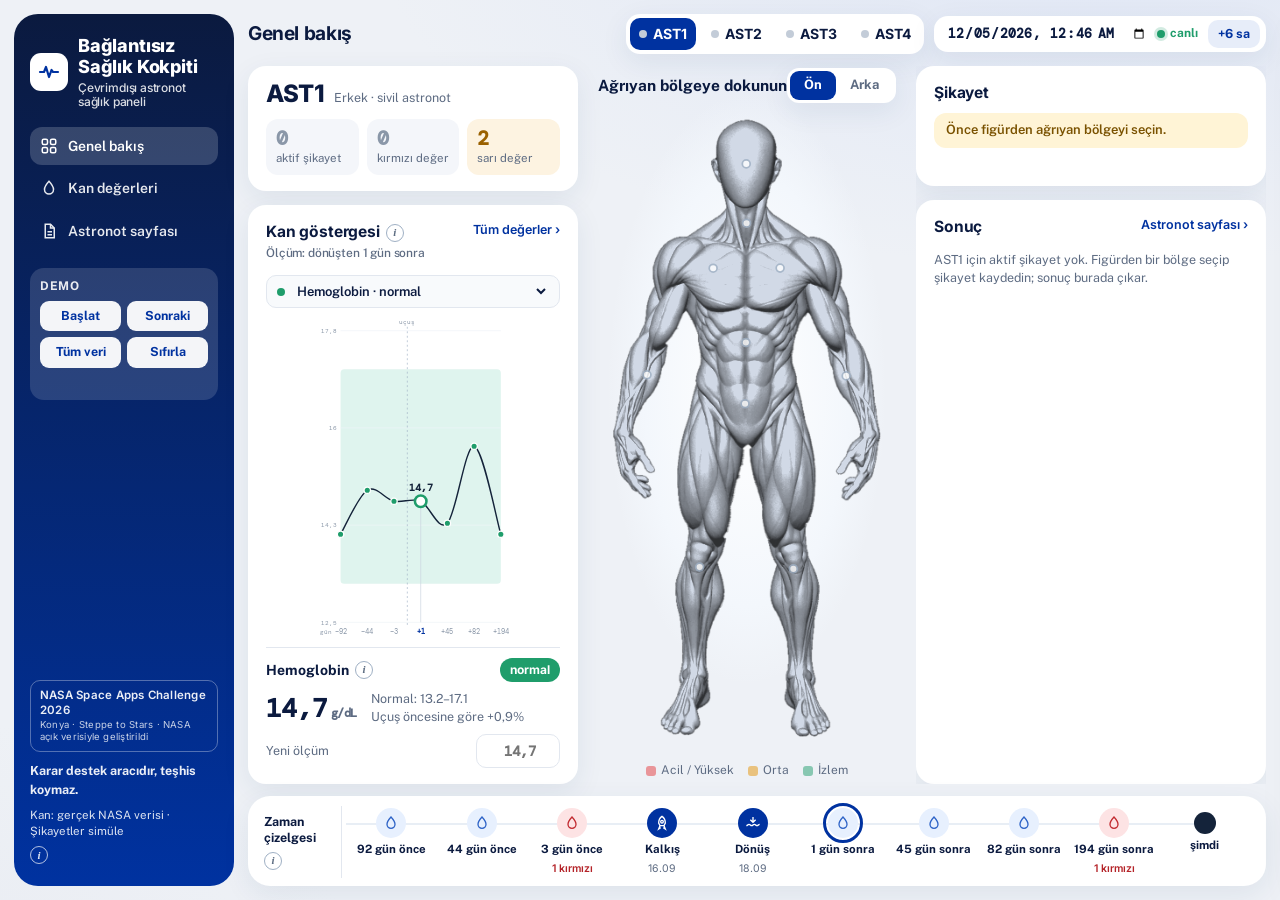
<file: index.html>
<!doctype html>
  <meta charset="utf-8">
  <meta http-equiv="refresh" content="0; url=uygulama/Baglantisiz_Saglik_Kokpiti_v5.html">
  <title>Baglantisiz Saglik Kokpiti</title>
<p><a href="uygulama/Baglantisiz_Saglik_Kokpiti_v5.html">Uygulamaya git</a></p>
</file>
